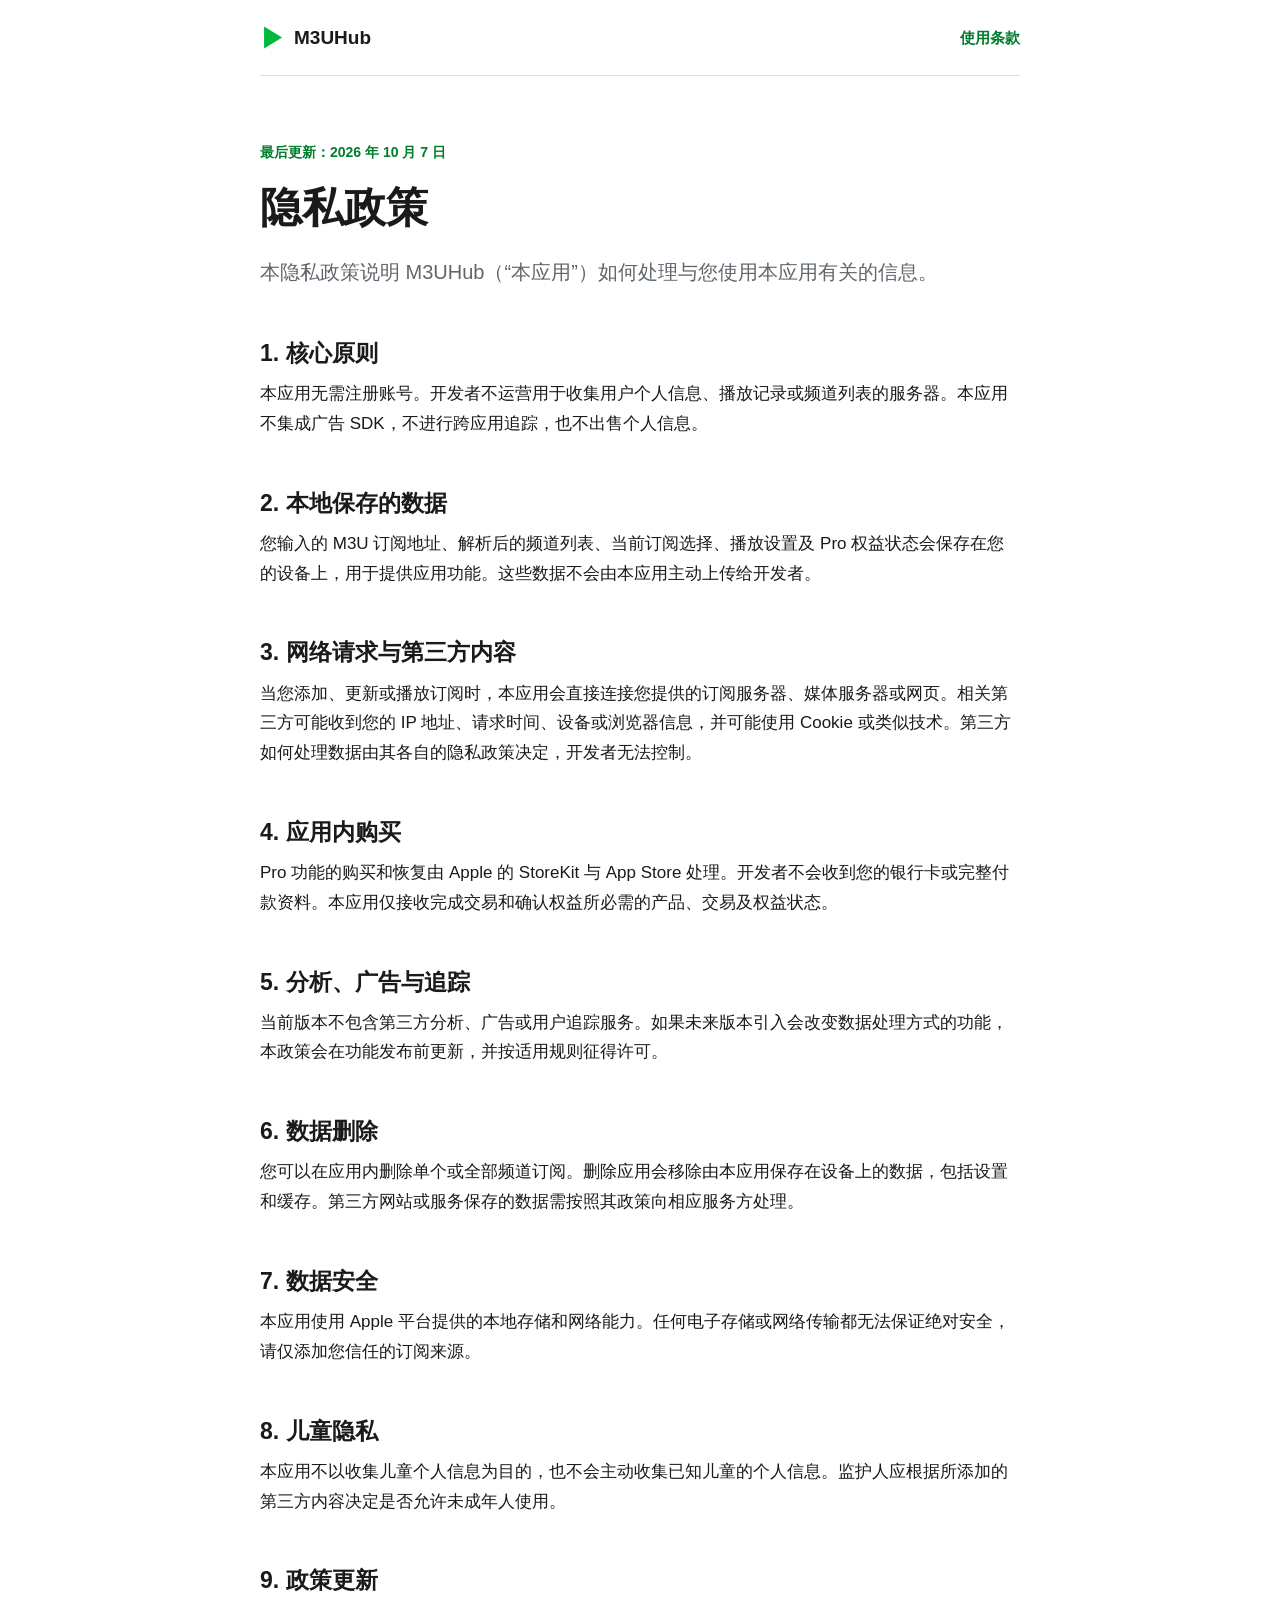
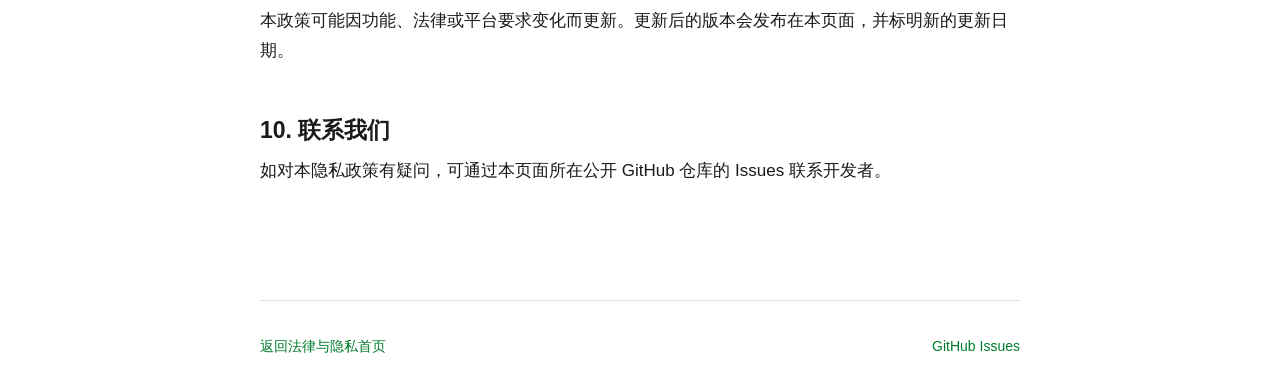
<file: privacy.html>
<!doctype html>
<html lang="zh-CN">
<head>
  <meta charset="utf-8">
  <meta name="viewport" content="width=device-width, initial-scale=1">
  <meta name="description" content="M3UHub 隐私政策">
  <title>隐私政策 - M3UHub</title>
  <link rel="stylesheet" href="styles.css">
</head>
<body>
  <header class="site-header">
    <a class="brand" href="index.html" aria-label="M3UHub 首页">
      <span class="brand-icon" aria-hidden="true"></span>
      <span>M3UHub</span>
    </a>
    <nav><a href="terms.html">使用条款</a></nav>
  </header>

  <main class="document">
    <p class="eyebrow">最后更新：2026 年 10 月 7 日</p>
    <h1>隐私政策</h1>
    <p class="lead">本隐私政策说明 M3UHub（“本应用”）如何处理与您使用本应用有关的信息。</p>

    <h2>1. 核心原则</h2>
    <p>本应用无需注册账号。开发者不运营用于收集用户个人信息、播放记录或频道列表的服务器。本应用不集成广告 SDK，不进行跨应用追踪，也不出售个人信息。</p>

    <h2>2. 本地保存的数据</h2>
    <p>您输入的 M3U 订阅地址、解析后的频道列表、当前订阅选择、播放设置及 Pro 权益状态会保存在您的设备上，用于提供应用功能。这些数据不会由本应用主动上传给开发者。</p>

    <h2>3. 网络请求与第三方内容</h2>
    <p>当您添加、更新或播放订阅时，本应用会直接连接您提供的订阅服务器、媒体服务器或网页。相关第三方可能收到您的 IP 地址、请求时间、设备或浏览器信息，并可能使用 Cookie 或类似技术。第三方如何处理数据由其各自的隐私政策决定，开发者无法控制。</p>

    <h2>4. 应用内购买</h2>
    <p>Pro 功能的购买和恢复由 Apple 的 StoreKit 与 App Store 处理。开发者不会收到您的银行卡或完整付款资料。本应用仅接收完成交易和确认权益所必需的产品、交易及权益状态。</p>

    <h2>5. 分析、广告与追踪</h2>
    <p>当前版本不包含第三方分析、广告或用户追踪服务。如果未来版本引入会改变数据处理方式的功能，本政策会在功能发布前更新，并按适用规则征得许可。</p>

    <h2>6. 数据删除</h2>
    <p>您可以在应用内删除单个或全部频道订阅。删除应用会移除由本应用保存在设备上的数据，包括设置和缓存。第三方网站或服务保存的数据需按照其政策向相应服务方处理。</p>

    <h2>7. 数据安全</h2>
    <p>本应用使用 Apple 平台提供的本地存储和网络能力。任何电子存储或网络传输都无法保证绝对安全，请仅添加您信任的订阅来源。</p>

    <h2>8. 儿童隐私</h2>
    <p>本应用不以收集儿童个人信息为目的，也不会主动收集已知儿童的个人信息。监护人应根据所添加的第三方内容决定是否允许未成年人使用。</p>

    <h2>9. 政策更新</h2>
    <p>本政策可能因功能、法律或平台要求变化而更新。更新后的版本会发布在本页面，并标明新的更新日期。</p>

    <h2>10. 联系我们</h2>
    <p>如对本隐私政策有疑问，可通过本页面所在公开 GitHub 仓库的 Issues 联系开发者。</p>
  </main>

  <footer>
    <a href="index.html">返回法律与隐私首页</a>
    <a class="repository-link" href="#">GitHub Issues</a>
  </footer>
  <script src="site.js"></script>
</body>
</html>
</file>
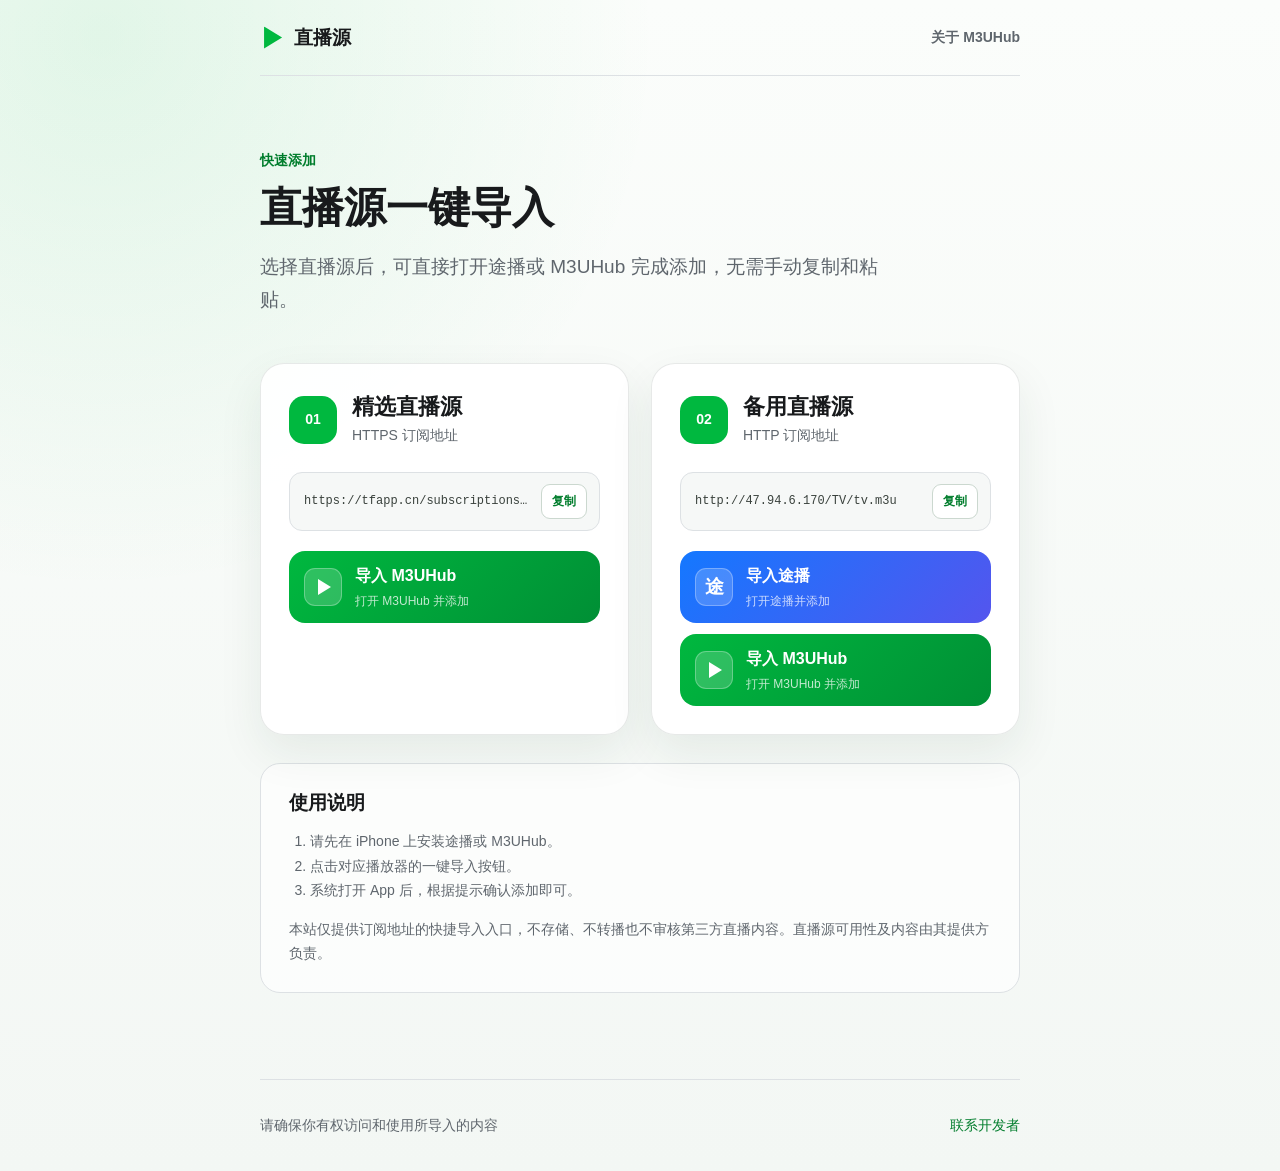
<file: sources.html>
<!doctype html>
<html lang="zh-CN">
<head>
  <meta charset="utf-8">
  <meta name="viewport" content="width=device-width, initial-scale=1, viewport-fit=cover">
  <meta name="description" content="直播源快捷导入页面，支持一键导入途播和 M3UHub">
  <title>直播源一键导入</title>
  <link rel="stylesheet" href="styles.css">
</head>
<body class="source-page">
  <header class="site-header">
    <a class="brand" href="index.html" aria-label="返回 M3UHub 首页">
      <span class="brand-icon" aria-hidden="true"></span>
      <span>直播源</span>
    </a>
    <a class="header-link" href="index.html">关于 M3UHub</a>
  </header>

  <main class="source-main">
    <section class="source-hero">
      <p class="eyebrow">快速添加</p>
      <h1>直播源一键导入</h1>
      <p>选择直播源后，可直接打开途播或 M3UHub 完成添加，无需手动复制和粘贴。</p>
    </section>

    <section class="source-grid" aria-label="直播源列表">
      <article class="source-card" data-source-name="精选直播源" data-source-url="https://tfapp.cn/subscriptions/dianshijia.m3u">
        <div class="source-card-head">
          <span class="source-number">01</span>
          <div>
            <h2>精选直播源</h2>
            <p>HTTPS 订阅地址</p>
          </div>
        </div>
        <div class="source-address">
          <code>https://tfapp.cn/subscriptions/dianshijia.m3u</code>
          <button class="copy-button" type="button">复制</button>
        </div>
        <div class="import-actions">
          <a class="import-button m3uhub-button" href="#">
            <span class="button-mark play-mark"></span>
            <span><strong>导入 M3UHub</strong><small>打开 M3UHub 并添加</small></span>
          </a>
        </div>
      </article>

      <article class="source-card" data-source-name="备用直播源" data-source-url="http://47.94.6.170/TV/tv.m3u">
        <div class="source-card-head">
          <span class="source-number">02</span>
          <div>
            <h2>备用直播源</h2>
            <p>HTTP 订阅地址</p>
          </div>
        </div>
        <div class="source-address">
          <code>http://47.94.6.170/TV/tv.m3u</code>
          <button class="copy-button" type="button">复制</button>
        </div>
        <div class="import-actions">
          <a class="import-button tubo-button" href="#">
            <span class="button-mark">途</span>
            <span><strong>导入途播</strong><small>打开途播并添加</small></span>
          </a>
          <a class="import-button m3uhub-button" href="#">
            <span class="button-mark play-mark"></span>
            <span><strong>导入 M3UHub</strong><small>打开 M3UHub 并添加</small></span>
          </a>
        </div>
      </article>
    </section>

    <section class="source-help">
      <h2>使用说明</h2>
      <ol>
        <li>请先在 iPhone 上安装途播或 M3UHub。</li>
        <li>点击对应播放器的一键导入按钮。</li>
        <li>系统打开 App 后，根据提示确认添加即可。</li>
      </ol>
      <p>本站仅提供订阅地址的快捷导入入口，不存储、不转播也不审核第三方直播内容。直播源可用性及内容由其提供方负责。</p>
    </section>
  </main>

  <div class="toast" role="status" aria-live="polite"></div>
  <footer>
    <span>请确保你有权访问和使用所导入的内容</span>
    <a class="repository-link" href="#">联系开发者</a>
  </footer>
  <script src="site.js"></script>
</body>
</html>
</file>
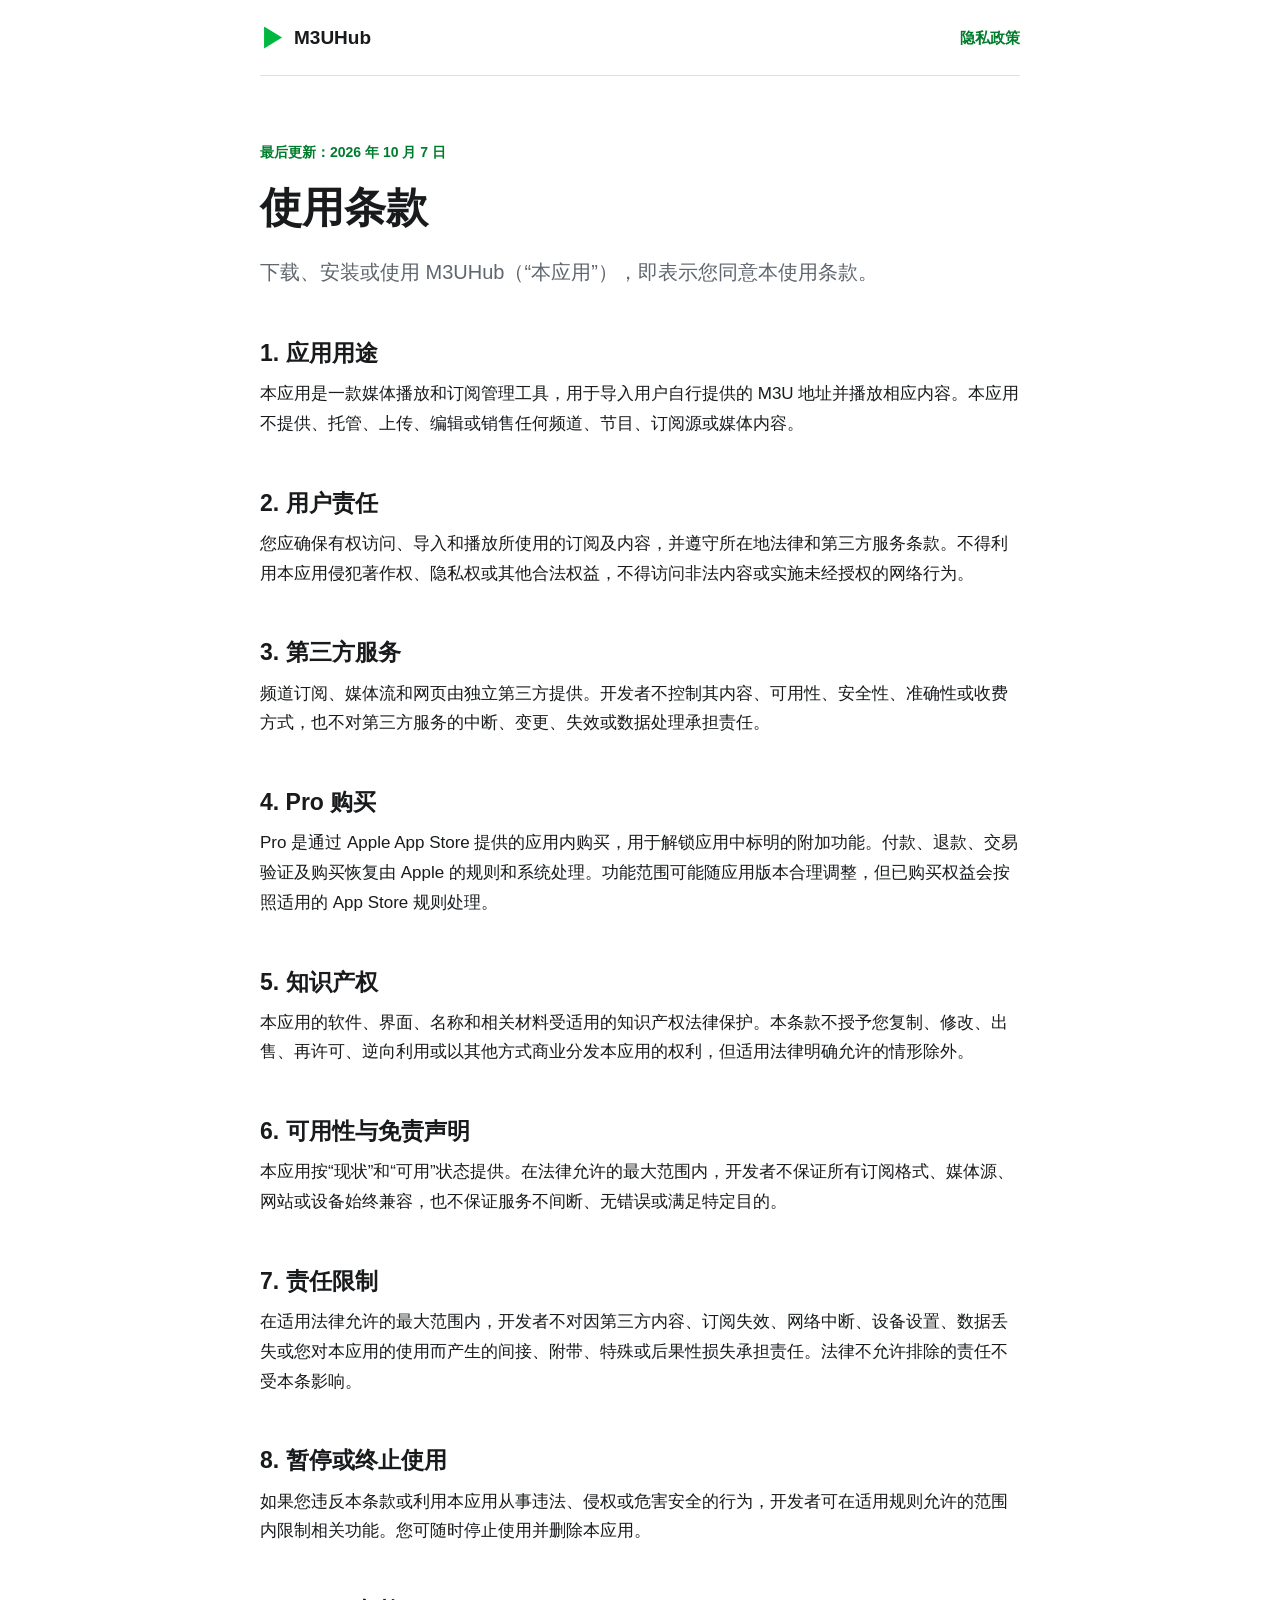
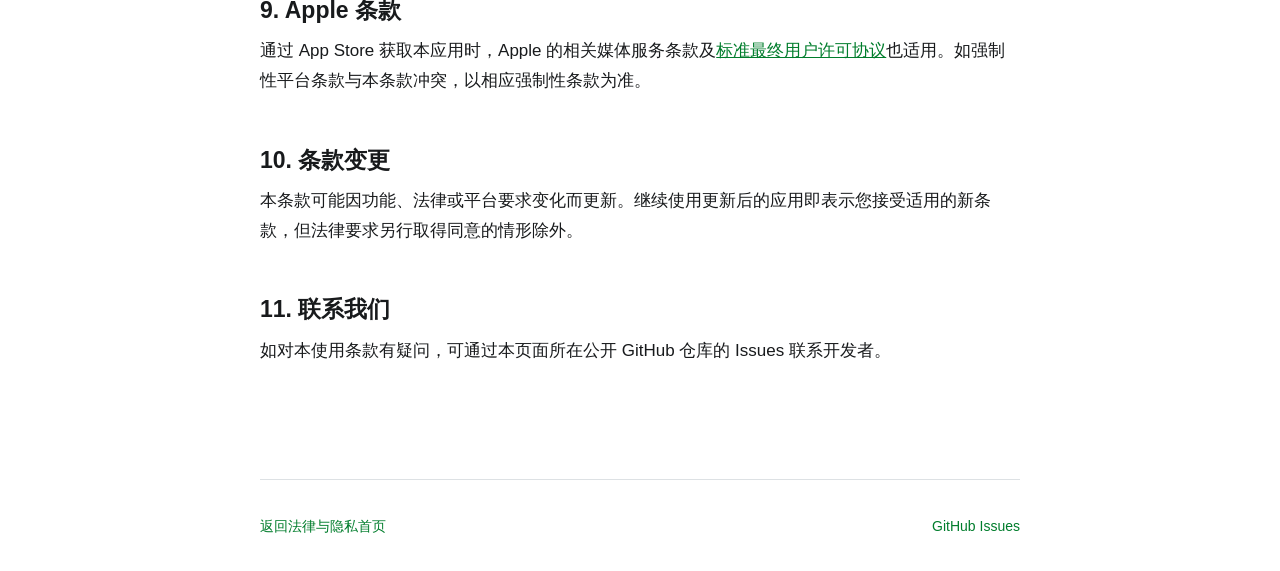
<file: terms.html>
<!doctype html>
<html lang="zh-CN">
<head>
  <meta charset="utf-8">
  <meta name="viewport" content="width=device-width, initial-scale=1">
  <meta name="description" content="M3UHub 使用条款">
  <title>使用条款 - M3UHub</title>
  <link rel="stylesheet" href="styles.css">
</head>
<body>
  <header class="site-header">
    <a class="brand" href="index.html" aria-label="M3UHub 首页">
      <span class="brand-icon" aria-hidden="true"></span>
      <span>M3UHub</span>
    </a>
    <nav><a href="privacy.html">隐私政策</a></nav>
  </header>

  <main class="document">
    <p class="eyebrow">最后更新：2026 年 10 月 7 日</p>
    <h1>使用条款</h1>
    <p class="lead">下载、安装或使用 M3UHub（“本应用”），即表示您同意本使用条款。</p>

    <h2>1. 应用用途</h2>
    <p>本应用是一款媒体播放和订阅管理工具，用于导入用户自行提供的 M3U 地址并播放相应内容。本应用不提供、托管、上传、编辑或销售任何频道、节目、订阅源或媒体内容。</p>

    <h2>2. 用户责任</h2>
    <p>您应确保有权访问、导入和播放所使用的订阅及内容，并遵守所在地法律和第三方服务条款。不得利用本应用侵犯著作权、隐私权或其他合法权益，不得访问非法内容或实施未经授权的网络行为。</p>

    <h2>3. 第三方服务</h2>
    <p>频道订阅、媒体流和网页由独立第三方提供。开发者不控制其内容、可用性、安全性、准确性或收费方式，也不对第三方服务的中断、变更、失效或数据处理承担责任。</p>

    <h2>4. Pro 购买</h2>
    <p>Pro 是通过 Apple App Store 提供的应用内购买，用于解锁应用中标明的附加功能。付款、退款、交易验证及购买恢复由 Apple 的规则和系统处理。功能范围可能随应用版本合理调整，但已购买权益会按照适用的 App Store 规则处理。</p>

    <h2>5. 知识产权</h2>
    <p>本应用的软件、界面、名称和相关材料受适用的知识产权法律保护。本条款不授予您复制、修改、出售、再许可、逆向利用或以其他方式商业分发本应用的权利，但适用法律明确允许的情形除外。</p>

    <h2>6. 可用性与免责声明</h2>
    <p>本应用按“现状”和“可用”状态提供。在法律允许的最大范围内，开发者不保证所有订阅格式、媒体源、网站或设备始终兼容，也不保证服务不间断、无错误或满足特定目的。</p>

    <h2>7. 责任限制</h2>
    <p>在适用法律允许的最大范围内，开发者不对因第三方内容、订阅失效、网络中断、设备设置、数据丢失或您对本应用的使用而产生的间接、附带、特殊或后果性损失承担责任。法律不允许排除的责任不受本条影响。</p>

    <h2>8. 暂停或终止使用</h2>
    <p>如果您违反本条款或利用本应用从事违法、侵权或危害安全的行为，开发者可在适用规则允许的范围内限制相关功能。您可随时停止使用并删除本应用。</p>

    <h2>9. Apple 条款</h2>
    <p>通过 App Store 获取本应用时，Apple 的相关媒体服务条款及<a href="https://www.apple.com/legal/internet-services/itunes/dev/stdeula/">标准最终用户许可协议</a>也适用。如强制性平台条款与本条款冲突，以相应强制性条款为准。</p>

    <h2>10. 条款变更</h2>
    <p>本条款可能因功能、法律或平台要求变化而更新。继续使用更新后的应用即表示您接受适用的新条款，但法律要求另行取得同意的情形除外。</p>

    <h2>11. 联系我们</h2>
    <p>如对本使用条款有疑问，可通过本页面所在公开 GitHub 仓库的 Issues 联系开发者。</p>
  </main>

  <footer>
    <a href="index.html">返回法律与隐私首页</a>
    <a class="repository-link" href="#">GitHub Issues</a>
  </footer>
  <script src="site.js"></script>
</body>
</html>
</file>
<file: styles.css>
:root {
  color-scheme: light;
  --ink: #181a1c;
  --muted: #5f666d;
  --line: #dde1e4;
  --accent: #00b83f;
  --accent-dark: #007d2c;
  --surface: #f6f8f7;
}

* { box-sizing: border-box; }

html { background: #fff; }

body {
  margin: 0;
  color: var(--ink);
  background: #fff;
  font-family: -apple-system, BlinkMacSystemFont, "SF Pro Text", "PingFang SC", "Helvetica Neue", Arial, sans-serif;
  font-size: 17px;
  line-height: 1.75;
  letter-spacing: 0;
}

a { color: var(--accent-dark); }

.site-header,
main,
footer {
  width: min(100% - 40px, 760px);
  margin-inline: auto;
}

.site-header {
  min-height: 76px;
  display: flex;
  align-items: center;
  justify-content: space-between;
  border-bottom: 1px solid var(--line);
}

.site-header nav a {
  text-decoration: none;
  font-size: 15px;
  font-weight: 600;
}

.brand {
  display: inline-flex;
  align-items: center;
  gap: 10px;
  color: var(--ink);
  text-decoration: none;
  font-size: 19px;
  font-weight: 700;
}

.brand-icon {
  width: 24px;
  height: 24px;
  display: inline-block;
  background: var(--accent);
  clip-path: polygon(17% 4%, 17% 96%, 92% 50%);
  border-radius: 7px;
}

.home-main { padding: 90px 0 100px; }

.intro { max-width: 670px; }

.eyebrow {
  margin: 0 0 10px;
  color: var(--accent-dark);
  font-size: 14px;
  font-weight: 700;
}

h1 {
  margin: 0 0 24px;
  font-size: 42px;
  line-height: 1.18;
  letter-spacing: 0;
}

.intro > p:last-child,
.lead {
  color: var(--muted);
  font-size: 20px;
  line-height: 1.65;
}

.document-list {
  margin-top: 54px;
  border-top: 1px solid var(--line);
}

.document-list a {
  min-height: 112px;
  display: flex;
  align-items: center;
  justify-content: space-between;
  gap: 24px;
  color: var(--ink);
  text-decoration: none;
  border-bottom: 1px solid var(--line);
}

.document-list strong,
.document-list small { display: block; }

.document-list strong { font-size: 21px; }

.document-list small {
  margin-top: 3px;
  color: var(--muted);
  font-size: 15px;
}

.document-list .arrow {
  color: var(--accent-dark);
  font-size: 27px;
}

.document { padding: 64px 0 96px; }

.document h2 {
  margin: 48px 0 10px;
  font-size: 23px;
  line-height: 1.4;
  letter-spacing: 0;
}

.document p { margin: 0 0 18px; }

footer {
  min-height: 92px;
  display: flex;
  align-items: center;
  justify-content: space-between;
  gap: 24px;
  color: var(--muted);
  border-top: 1px solid var(--line);
  font-size: 14px;
}

footer a { text-decoration: none; }

.portal-page { min-height: 100vh; color: #f7f8fb; background: radial-gradient(circle at 78% -10%, rgba(255,190,55,.12), transparent 33%), radial-gradient(circle at 8% 28%, rgba(47,111,255,.10), transparent 25%), #07080d; }
.portal-shell { width: min(100% - 40px, 1120px); padding: 30px 0 46px; }
.portal-header { display: flex; align-items: flex-end; justify-content: space-between; gap: 22px; }
.portal-kicker { color: #ffd34e; font-size: 12px; font-weight: 800; letter-spacing: 1.5px; }
.portal-header h1 { margin: 3px 0 0; font-size: clamp(25px, 4vw, 38px); }
.portal-actions { display: flex; gap: 10px; }
.portal-actions a { padding: 8px 13px; color: #dfe4ef; border: 1px solid #292e3c; border-radius: 11px; text-decoration: none; font-size: 13px; }
.portal-notice { display: flex; align-items: center; gap: 12px; margin: 24px 0 22px; padding: 10px 14px; color: #ffd884; background: linear-gradient(90deg, rgba(111,45,35,.82), rgba(52,40,22,.62)); border: 1px solid rgba(255,198,83,.23); border-radius: 10px; }
.portal-notice p { margin: 0; font-size: 13px; line-height: 1.55; }
.notice-icon { flex: 0 0 auto; font-size: 18px; }
.portal-grid { display: grid; grid-template-columns: repeat(2, minmax(0, 1fr)); gap: 18px; }
.portal-card { overflow: hidden; background: #11141c; border: 1px solid #252a37; border-radius: 18px; box-shadow: 0 18px 50px rgba(0,0,0,.32); }
.portal-art { position: relative; min-height: 260px; display: flex; flex-direction: column; align-items: center; justify-content: center; padding: 32px; overflow: hidden; text-align: center; }
.portal-cover { min-height: 0; padding: 0; aspect-ratio: 1 / .76; background: #eaf5ff; }
.portal-cover img { width: 100%; height: 100%; display: block; object-fit: cover; object-position: center 42%; }
.portal-cover::after { height: 24%; }
.portal-art::after { position: absolute; inset: auto 0 0; height: 48%; background: linear-gradient(transparent, #11141c); content: ""; }
.art-primary { background: radial-gradient(circle at 50% 38%, #dceeff 0, #72beff 32%, #3277df 62%, #101a31 100%); }
.art-secondary { background: radial-gradient(circle at 50% 38%, #fff0d5 0, #ffbd65 32%, #ef6e3d 62%, #281417 100%); }
.portal-art strong, .portal-art small { position: relative; z-index: 1; text-shadow: 0 2px 12px rgba(0,0,0,.38); }
.portal-art strong { margin-top: 18px; font-size: clamp(26px, 4vw, 38px); line-height: 1.15; }
.portal-art small { margin-top: 8px; color: rgba(255,255,255,.82); font-size: 13px; }
.portal-badge { position: absolute; top: 14px; right: 14px; z-index: 2; padding: 5px 10px; color: #332600; background: #ffd64d; border-radius: 999px; font-size: 11px; font-weight: 800; }
.portal-tv { position: relative; z-index: 1; width: 104px; height: 76px; display: grid; place-items: center; background: linear-gradient(145deg,#1684ff,#4b42ef); border: 5px solid rgba(255,255,255,.92); border-radius: 20px; box-shadow: 0 14px 30px rgba(8,48,140,.38); }
.portal-tv::before, .portal-tv::after { position: absolute; top: -25px; width: 4px; height: 29px; background: #fff; border-radius: 6px; content: ""; }
.portal-tv::before { left: 39px; transform: rotate(-38deg); } .portal-tv::after { right: 39px; transform: rotate(38deg); }
.portal-tv span { width: 0; height: 0; margin-left: 7px; border-top: 15px solid transparent; border-bottom: 15px solid transparent; border-left: 24px solid #fff; }
.portal-card-body { position: relative; z-index: 2; padding: 0 18px 18px; }
.portal-cover + .portal-card-body { padding-top: 14px; }
.portal-card-body code { display: block; margin-bottom: 13px; padding: 11px 12px; overflow: hidden; color: #aeb7c9; background: #0a0c12; border: 1px solid #242a38; border-radius: 10px; text-overflow: ellipsis; white-space: nowrap; font-size: 11px; }
.portal-buttons { display: grid; grid-template-columns: 1fr 1fr; gap: 10px; }
.portal-buttons-single { grid-template-columns: 1fr; }
.portal-buttons-three { grid-template-columns: repeat(3, minmax(0, 1fr)); }
.portal-buttons-four { grid-template-columns: repeat(4, minmax(0, 1fr)); }
.portal-buttons-five { grid-template-columns: repeat(5, minmax(0, 1fr)); }
.portal-import { min-height: 54px; display: flex; align-items: center; justify-content: center; gap: 9px; color: #fff; border-radius: 12px; text-decoration: none; font-size: 14px; font-weight: 750; transition: transform .15s ease, filter .15s ease; }
.portal-import:hover { transform: translateY(-2px); filter: brightness(1.08); }
.portal-import b { width: 28px; height: 28px; display: grid; place-items: center; background: rgba(255,255,255,.16); border-radius: 8px; }
.portal-import img { width: 30px; height: 30px; display: block; border-radius: 8px; object-fit: cover; }
.portal-copy { width: 100%; margin-top: 10px; padding: 9px; color: #aeb7c9; background: transparent; border-color: #303747; }
.portal-guide { display: grid; grid-template-columns: auto repeat(3,1fr); align-items: center; gap: 14px; margin-top: 22px; padding: 18px; background: #0e1118; border: 1px solid #242a37; border-radius: 15px; }
.portal-guide h2 { margin: 0 8px 0 0; font-size: 17px; }
.portal-guide div { display: flex; align-items: center; gap: 9px; }
.portal-guide div span { width: 26px; height: 26px; display: grid; place-items: center; flex: 0 0 auto; color: #151000; background: #ffd34e; border-radius: 50%; font-size: 12px; font-weight: 800; }
.portal-guide p { margin: 0; color: #aeb5c3; font-size: 12px; line-height: 1.45; }
.portal-footer { width: 100%; min-height: auto; display: block; margin-top: 24px; padding: 18px 0 0; color: #727887; border-color: #242832; font-size: 11px; text-align: center; }
.portal-footer p { margin: 0 0 5px; }
.portal-refresh { position: fixed; right: 22px; bottom: calc(22px + env(safe-area-inset-bottom)); width: 48px; height: 48px; color: #211800; background: #ffd34e; border: 0; border-radius: 50%; box-shadow: 0 8px 24px rgba(0,0,0,.34); cursor: pointer; font-size: 26px; }
.browser-warning[hidden] { display: none; }
.browser-warning { position: fixed; inset: 0; z-index: 100; display: grid; place-items: center; padding: 22px; }
.browser-warning-backdrop { position: absolute; inset: 0; background: rgba(2,4,10,.82); backdrop-filter: blur(10px); }
.browser-warning-card { position: relative; width: min(100%, 420px); padding: 25px; color: #f6f7fb; background: #12151d; border: 1px solid #303747; border-radius: 20px; box-shadow: 0 24px 80px rgba(0,0,0,.55); }
.browser-warning-label { color: #ffd34e; font-size: 12px; font-weight: 800; }
.browser-warning-card h2 { margin: 5px 0 10px; font-size: 23px; line-height: 1.3; }
.browser-warning-card p { margin: 0 0 19px; color: #aeb5c3; font-size: 14px; line-height: 1.7; }
.browser-warning-card button { width: 100%; min-height: 48px; border: 0; border-radius: 12px; cursor: pointer; font: inherit; font-weight: 750; }
#copy-page-url { color: #221900; background: #ffd34e; }
.browser-warning-card .browser-warning-close { margin-top: 9px; color: #c5cad4; background: #252a35; }
@media (max-width: 700px) { .portal-shell { width: min(100% - 24px,1120px); padding-top: 20px; } .portal-header { align-items: center; } .portal-actions a { padding: 7px 10px; } .portal-grid { grid-template-columns: 1fr; } .portal-art { min-height: 220px; } .portal-guide { grid-template-columns: 1fr; } .portal-guide h2 { margin-bottom: 3px; } .portal-refresh { right: 14px; bottom: calc(14px + env(safe-area-inset-bottom)); } }

.header-link {
  color: var(--muted);
  font-size: 14px;
  font-weight: 600;
  text-decoration: none;
}

.source-page {
  min-height: 100vh;
  background:
    radial-gradient(circle at 8% 3%, rgba(0, 184, 63, 0.10), transparent 34%),
    linear-gradient(180deg, #fbfdfb 0%, #f3f7f4 100%);
}

.source-main { padding: 72px 0 86px; }

.source-hero { max-width: 650px; }

.source-hero h1 { margin-bottom: 18px; }

.source-hero > p:last-child {
  max-width: 620px;
  margin: 0;
  color: var(--muted);
  font-size: 19px;
}

.source-grid {
  display: grid;
  grid-template-columns: repeat(2, minmax(0, 1fr));
  gap: 22px;
  margin-top: 46px;
}

.source-card {
  padding: 28px;
  background: rgba(255, 255, 255, 0.92);
  border: 1px solid rgba(28, 45, 35, 0.10);
  border-radius: 24px;
  box-shadow: 0 18px 45px rgba(25, 67, 41, 0.08);
}

.source-card-head {
  display: flex;
  align-items: center;
  gap: 15px;
}

.source-number {
  width: 48px;
  height: 48px;
  display: grid;
  place-items: center;
  flex: 0 0 auto;
  color: #fff;
  background: var(--accent);
  border-radius: 15px;
  font-size: 14px;
  font-weight: 800;
}

.source-card h2,
.source-help h2 {
  margin: 0;
  font-size: 22px;
  line-height: 1.35;
}

.source-card-head p {
  margin: 2px 0 0;
  color: var(--muted);
  font-size: 14px;
}

.source-address {
  display: flex;
  align-items: center;
  gap: 10px;
  margin: 24px 0 20px;
  padding: 11px 12px 11px 14px;
  background: var(--surface);
  border: 1px solid var(--line);
  border-radius: 13px;
}

.source-address code {
  min-width: 0;
  flex: 1;
  overflow: hidden;
  color: #39413c;
  font-size: 12px;
  text-overflow: ellipsis;
  white-space: nowrap;
}

.copy-button {
  padding: 6px 10px;
  color: var(--accent-dark);
  background: #fff;
  border: 1px solid #cbd8cf;
  border-radius: 9px;
  cursor: pointer;
  font: inherit;
  font-size: 12px;
  font-weight: 700;
}

.import-actions { display: grid; gap: 11px; }

.import-button {
  min-height: 64px;
  display: flex;
  align-items: center;
  gap: 13px;
  padding: 11px 15px;
  color: #fff;
  border-radius: 16px;
  text-decoration: none;
  transition: transform 0.16s ease, filter 0.16s ease;
}

.import-button:hover { transform: translateY(-1px); filter: brightness(1.04); }
.import-button:active { transform: scale(0.985); }
.tubo-button { background: linear-gradient(135deg, #1478ff, #5455ee); }
.tubo-beta-button { background: linear-gradient(135deg, #f3a511, #df6d00); }
.m3uhub-button { background: linear-gradient(135deg, #00b83f, #008f35); }
.aptv-copy-button { background: linear-gradient(135deg, #ff315e, #e91f4f); }
.cartv-copy-button { background: linear-gradient(135deg, #48e86d, #18ba45); }

.button-mark {
  width: 38px;
  height: 38px;
  display: grid;
  place-items: center;
  flex: 0 0 auto;
  background: rgba(255, 255, 255, 0.18);
  border: 1px solid rgba(255, 255, 255, 0.28);
  border-radius: 11px;
  font-size: 19px;
  font-weight: 800;
}

.play-mark::before {
  width: 0;
  height: 0;
  margin-left: 3px;
  border-top: 8px solid transparent;
  border-bottom: 8px solid transparent;
  border-left: 13px solid #fff;
  content: "";
}

.import-button strong,
.import-button small { display: block; }
.import-button strong { font-size: 16px; }
.import-button small { margin-top: 1px; color: rgba(255, 255, 255, 0.76); font-size: 12px; }

.source-help {
  margin-top: 28px;
  padding: 26px 28px;
  color: var(--muted);
  background: rgba(255, 255, 255, 0.70);
  border: 1px solid var(--line);
  border-radius: 20px;
  font-size: 14px;
}

.source-help h2 { color: var(--ink); font-size: 19px; }
.source-help ol { margin: 14px 0; padding-left: 21px; }
.source-help p { margin: 0; }

.toast {
  position: fixed;
  left: 50%;
  bottom: calc(24px + env(safe-area-inset-bottom));
  z-index: 10;
  padding: 10px 16px;
  color: #fff;
  background: rgba(20, 24, 21, 0.90);
  border-radius: 12px;
  opacity: 0;
  pointer-events: none;
  transform: translate(-50%, 12px);
  transition: opacity 0.2s ease, transform 0.2s ease;
  font-size: 14px;
}

.toast.visible { opacity: 1; transform: translate(-50%, 0); }

@media (max-width: 600px) {
  .portal-buttons-three { grid-template-columns: repeat(3, minmax(0, 1fr)); gap: 6px; }
  .portal-buttons-three .portal-import { min-height: 46px; gap: 5px; padding: 0 5px; border-radius: 10px; font-size: 11px; white-space: nowrap; }
  .portal-buttons-three .portal-import img { width: 22px; height: 22px; border-radius: 6px; }
  .portal-buttons-three .portal-import b { width: 22px; height: 22px; border-radius: 6px; font-size: 10px; }
  .site-header,
  main,
  footer { width: min(100% - 32px, 760px); }

  .site-header { min-height: 66px; }
  .home-main { padding: 58px 0 72px; }
  .source-main { padding: 48px 0 66px; }
  .document { padding: 48px 0 72px; }
  h1 { font-size: 34px; }
  .intro > p:last-child,
  .lead { font-size: 18px; }
  .source-hero > p:last-child { font-size: 17px; }
  .source-grid { grid-template-columns: 1fr; margin-top: 34px; }
  .source-card { padding: 22px; border-radius: 20px; }
  footer {
    padding: 24px 0;
    align-items: flex-start;
    flex-direction: column;
    gap: 8px;
  }
}

/* Keep portal components isolated from the legacy source-page rules below. */
.portal-page .portal-card.source-card { padding: 0; background: #11141c; border-color: #252a37; }
.portal-page .portal-copy.copy-button { color: #aeb7c9; background: transparent; border-color: #303747; }
</file>
